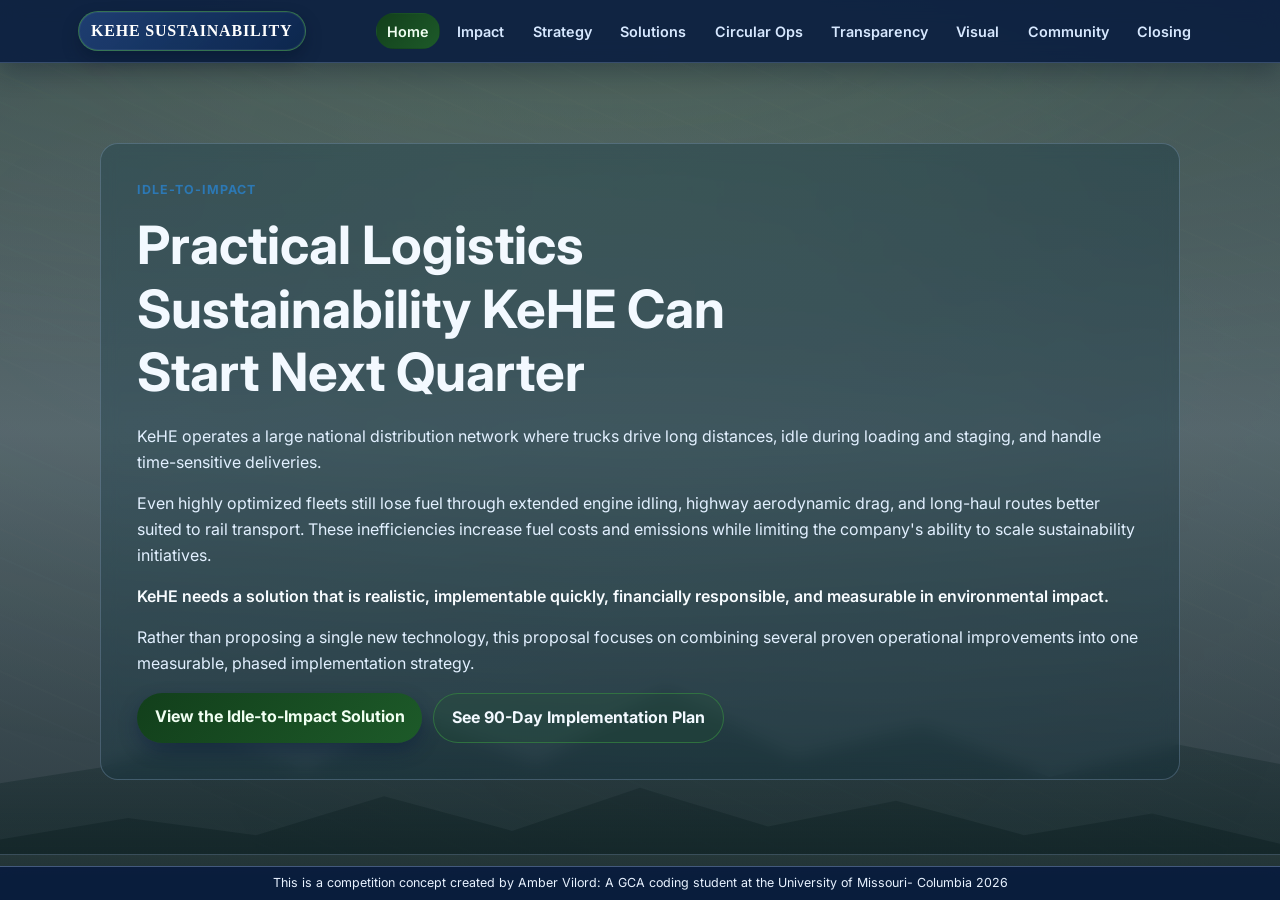
<file: index.html>
<!doctype html>
<html lang="en">
  <head>
    <meta charset="UTF-8" />
    <meta name="viewport" content="width=device-width, initial-scale=1.0" />
    <title>KeHE Sustainability</title>
    <link rel="preconnect" href="https://fonts.googleapis.com" />
    <link rel="preconnect" href="https://fonts.gstatic.com" crossorigin />
    <link href="https://fonts.googleapis.com/css2?family=Inter:wght@400;500;600;700;800&display=swap" rel="stylesheet" />
    <link rel="stylesheet" href="styles.css" />
  </head>
  <body data-page="home">
    <header class="site-header">
      <div class="nav-wrap">
        <a href="https://www.kehe.com/about/sustainability/" class="brand" target="_blank" rel="noopener noreferrer">KeHE Sustainability</a>
        <nav class="top-nav" aria-label="Main navigation">
          <a class="active" href="index.html">Home</a>
          <a href="impact.html">Impact</a>
          <a href="strategy.html">Strategy</a>
          <a href="solutions.html">Solutions</a>
          <a href="circular.html">Circular Ops</a>
          <a href="transparency.html">Transparency</a>
          <a href="visual.html">Visual</a>
          <a href="community.html">Community</a>
          <a href="closing.html">Closing</a>
        </nav>
      </div>
    </header>

    <main>
      <section class="hero panel" id="hero">
        <div class="panel-inner hero-inner">
          <p class="eyebrow">Idle-to-Impact</p>
          <h1>Practical Logistics Sustainability KeHE Can Start Next Quarter</h1>
          <p>
            KeHE operates a large national distribution network where trucks drive long distances, idle during loading and staging,
            and handle time-sensitive deliveries.
          </p>
          <p>
            Even highly optimized fleets still lose fuel through extended engine idling, highway aerodynamic drag, and long-haul
            routes better suited to rail transport. These inefficiencies increase fuel costs and emissions while limiting the
            company's ability to scale sustainability initiatives.
          </p>
          <p class="punch">
            KeHE needs a solution that is realistic, implementable quickly, financially responsible, and measurable in environmental
            impact.
          </p>
          <p>
            Rather than proposing a single new technology, this proposal focuses on combining several proven operational
            improvements into one measurable, phased implementation strategy.
          </p>
          <div class="hero-actions">
            <a href="solutions.html" class="btn-primary">View the Idle-to-Impact Solution</a>
            <a href="strategy.html" class="btn-secondary">See 90-Day Implementation Plan</a>
          </div>
        </div>
      </section>
    </main>

    <script src="script.js"></script>
  </body>
</html>
</file>
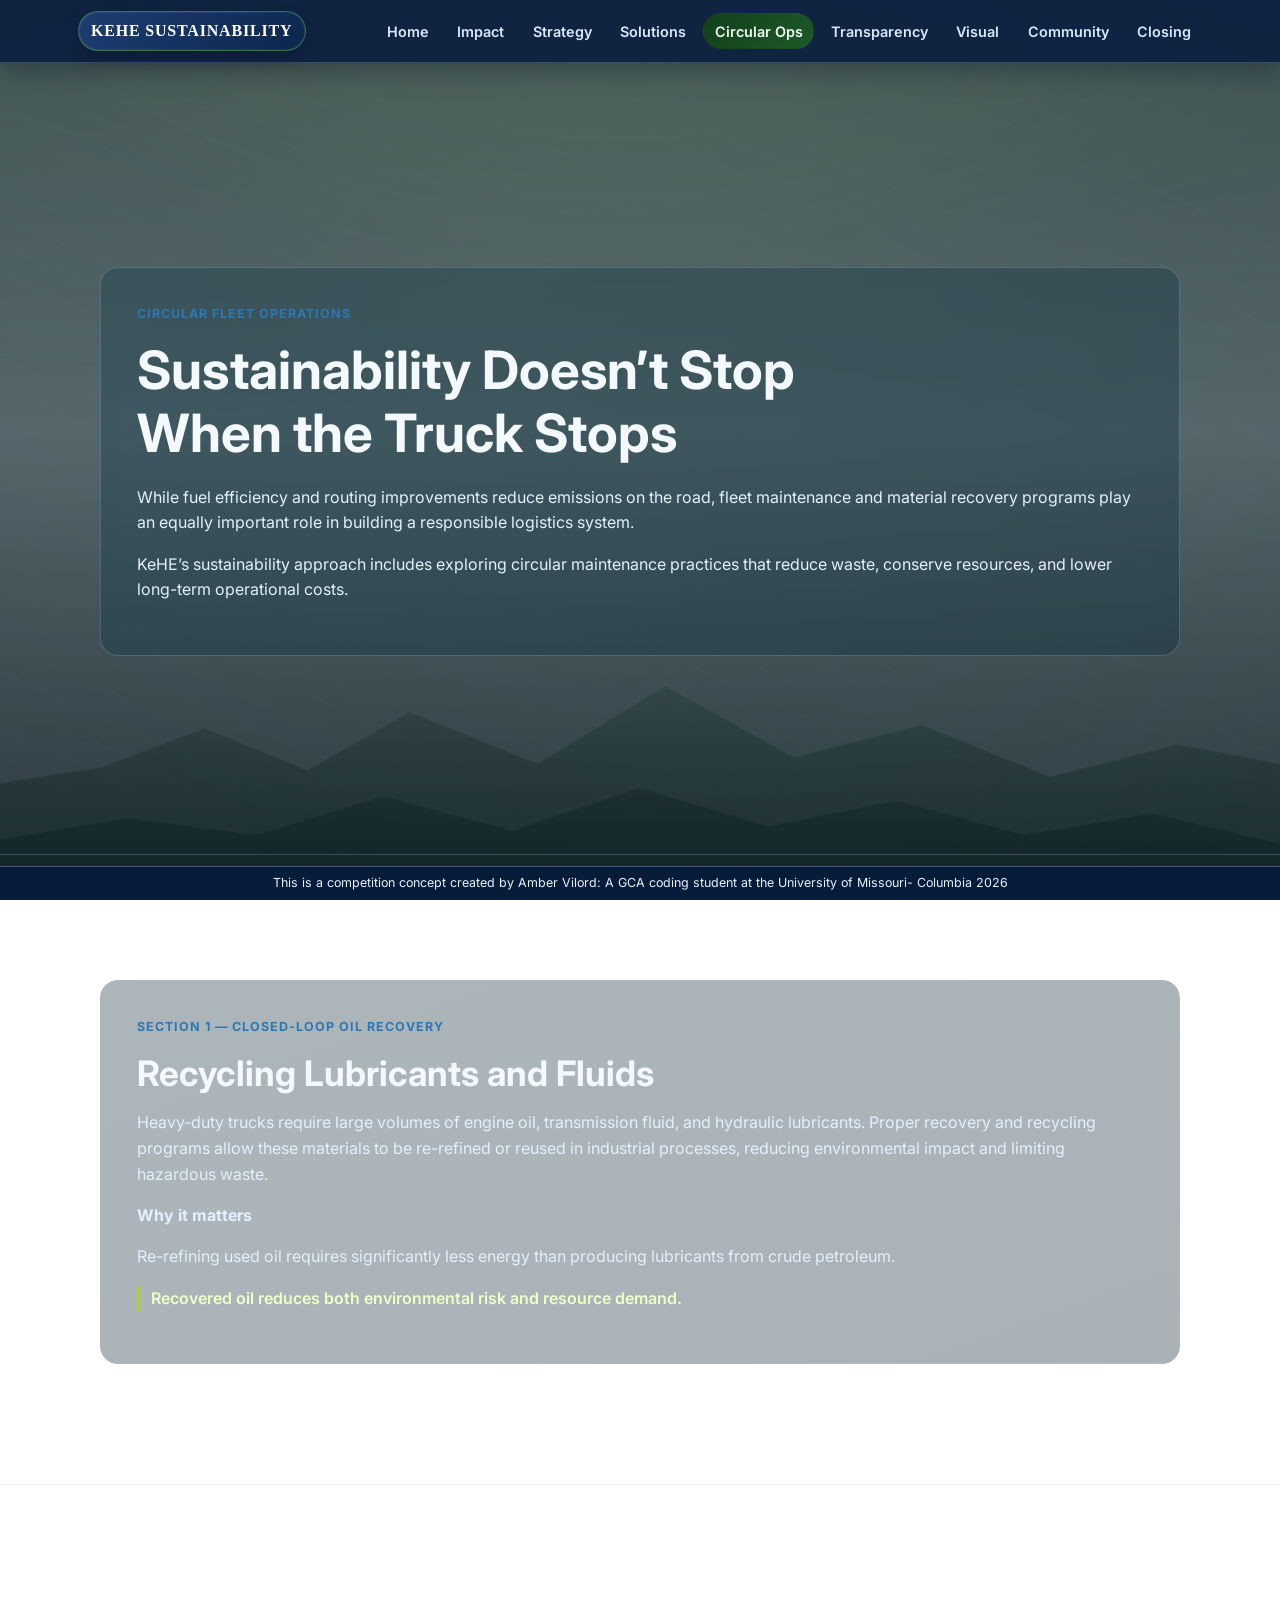
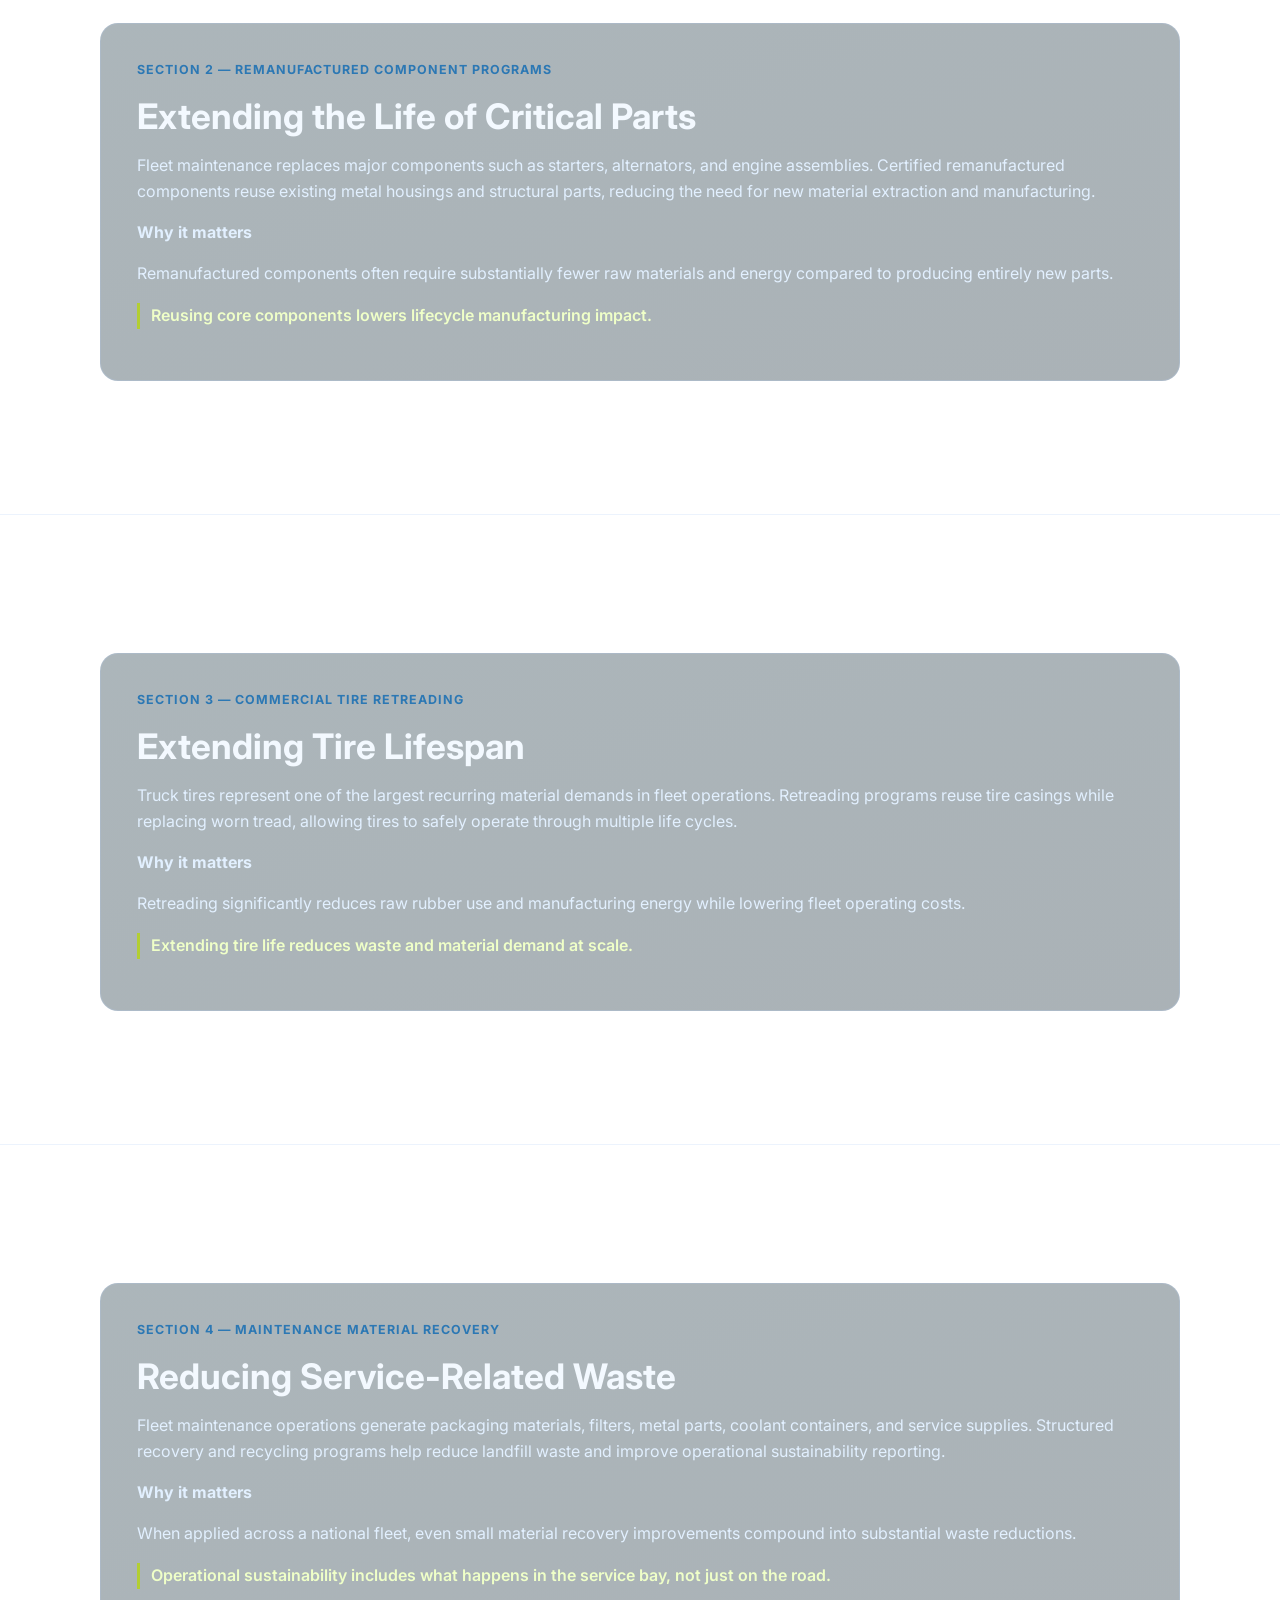
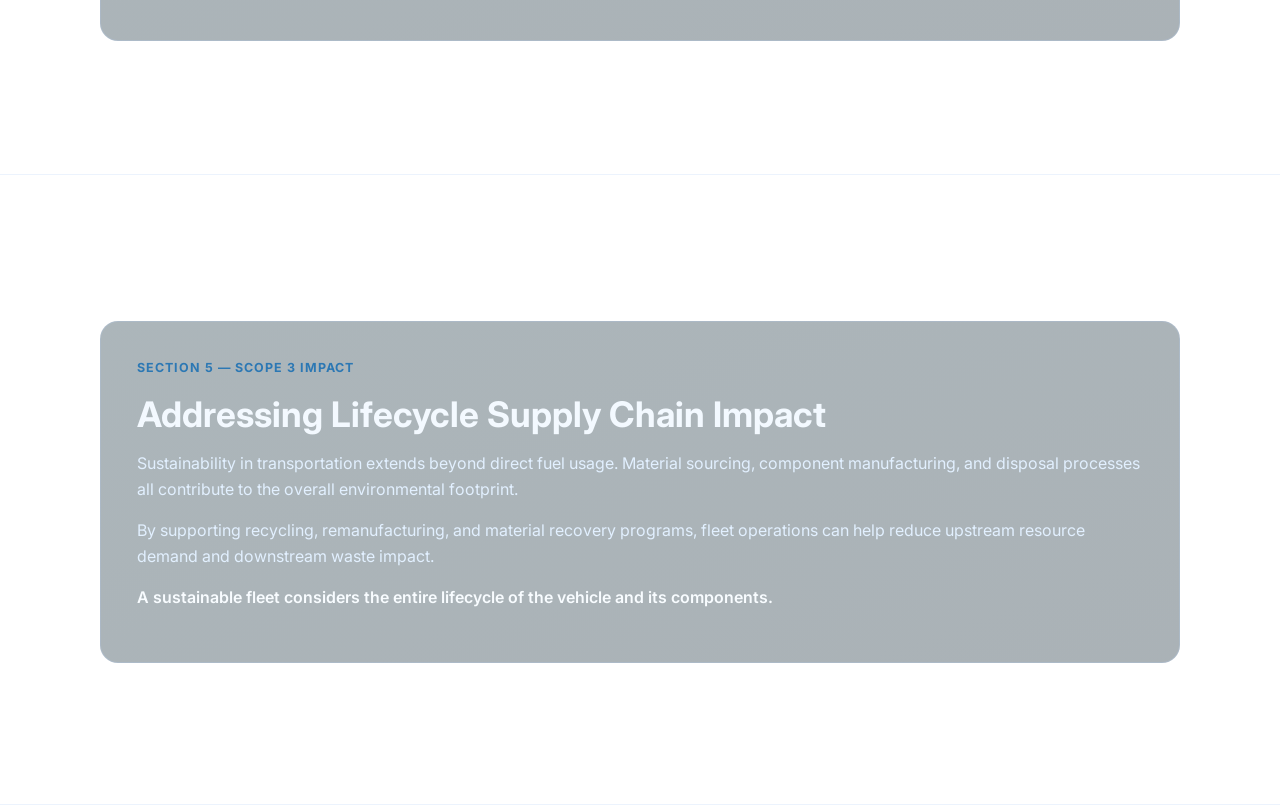
<file: circular.html>
<!doctype html>
<html lang="en">
  <head>
    <meta charset="UTF-8" />
    <meta name="viewport" content="width=device-width, initial-scale=1.0" />
    <title>KeHE Sustainability | Circular Fleet Operations</title>
    <link rel="preconnect" href="https://fonts.googleapis.com" />
    <link rel="preconnect" href="https://fonts.gstatic.com" crossorigin />
    <link href="https://fonts.googleapis.com/css2?family=Inter:wght@400;500;600;700;800&display=swap" rel="stylesheet" />
    <link rel="stylesheet" href="styles.css" />
  </head>
  <body data-page="circular">
    <header class="site-header">
      <div class="nav-wrap">
        <a href="https://www.kehe.com/about/sustainability/" class="brand" target="_blank" rel="noopener noreferrer">KeHE Sustainability</a>
        <nav class="top-nav" aria-label="Main navigation">
          <a href="index.html">Home</a>
          <a href="impact.html">Impact</a>
          <a href="strategy.html">Strategy</a>
          <a href="solutions.html">Solutions</a>
          <a class="active" href="circular.html">Circular Ops</a>
          <a href="transparency.html">Transparency</a>
          <a href="visual.html">Visual</a>
          <a href="community.html">Community</a>
          <a href="closing.html">Closing</a>
        </nav>
      </div>
    </header>

    <main>
      <section class="hero panel" id="circular-hero">
        <div class="panel-inner hero-inner">
          <p class="eyebrow">Circular Fleet Operations</p>
          <h1>Sustainability Doesn’t Stop When the Truck Stops</h1>
          <p>
            While fuel efficiency and routing improvements reduce emissions on the road, fleet maintenance and material recovery
            programs play an equally important role in building a responsible logistics system.
          </p>
          <p>
            KeHE’s sustainability approach includes exploring circular maintenance practices that reduce waste, conserve resources,
            and lower long-term operational costs.
          </p>
        </div>
      </section>

      <section class="panel" id="oil-recovery">
        <div class="panel-inner">
          <p class="eyebrow">Section 1 — Closed-Loop Oil Recovery</p>
          <h2>Recycling Lubricants and Fluids</h2>
          <p>
            Heavy-duty trucks require large volumes of engine oil, transmission fluid, and hydraulic lubricants. Proper recovery and
            recycling programs allow these materials to be re-refined or reused in industrial processes, reducing environmental
            impact and limiting hazardous waste.
          </p>
          <p><strong>Why it matters</strong></p>
          <p>Re-refining used oil requires significantly less energy than producing lubricants from crude petroleum.</p>
          <p class="takeaway">Recovered oil reduces both environmental risk and resource demand.</p>
        </div>
      </section>

      <section class="panel" id="remanufactured-components">
        <div class="panel-inner">
          <p class="eyebrow">Section 2 — Remanufactured Component Programs</p>
          <h2>Extending the Life of Critical Parts</h2>
          <p>
            Fleet maintenance replaces major components such as starters, alternators, and engine assemblies. Certified
            remanufactured components reuse existing metal housings and structural parts, reducing the need for new material
            extraction and manufacturing.
          </p>
          <p><strong>Why it matters</strong></p>
          <p>
            Remanufactured components often require substantially fewer raw materials and energy compared to producing entirely new
            parts.
          </p>
          <p class="takeaway">Reusing core components lowers lifecycle manufacturing impact.</p>
        </div>
      </section>

      <section class="panel" id="tire-retreading">
        <div class="panel-inner">
          <p class="eyebrow">Section 3 — Commercial Tire Retreading</p>
          <h2>Extending Tire Lifespan</h2>
          <p>
            Truck tires represent one of the largest recurring material demands in fleet operations. Retreading programs reuse tire
            casings while replacing worn tread, allowing tires to safely operate through multiple life cycles.
          </p>
          <p><strong>Why it matters</strong></p>
          <p>Retreading significantly reduces raw rubber use and manufacturing energy while lowering fleet operating costs.</p>
          <p class="takeaway">Extending tire life reduces waste and material demand at scale.</p>
        </div>
      </section>

      <section class="panel" id="material-recovery">
        <div class="panel-inner">
          <p class="eyebrow">Section 4 — Maintenance Material Recovery</p>
          <h2>Reducing Service-Related Waste</h2>
          <p>
            Fleet maintenance operations generate packaging materials, filters, metal parts, coolant containers, and service
            supplies. Structured recovery and recycling programs help reduce landfill waste and improve operational sustainability
            reporting.
          </p>
          <p><strong>Why it matters</strong></p>
          <p>
            When applied across a national fleet, even small material recovery improvements compound into substantial waste
            reductions.
          </p>
          <p class="takeaway">Operational sustainability includes what happens in the service bay, not just on the road.</p>
        </div>
      </section>

      <section class="panel" id="scope-3-impact">
        <div class="panel-inner">
          <p class="eyebrow">Section 5 — Scope 3 Impact</p>
          <h2>Addressing Lifecycle Supply Chain Impact</h2>
          <p>
            Sustainability in transportation extends beyond direct fuel usage. Material sourcing, component manufacturing, and
            disposal processes all contribute to the overall environmental footprint.
          </p>
          <p>
            By supporting recycling, remanufacturing, and material recovery programs, fleet operations can help reduce upstream
            resource demand and downstream waste impact.
          </p>
          <p class="punch">A sustainable fleet considers the entire lifecycle of the vehicle and its components.</p>
        </div>
      </section>
    </main>

    <script src="script.js"></script>
  </body>
</html>
</file>
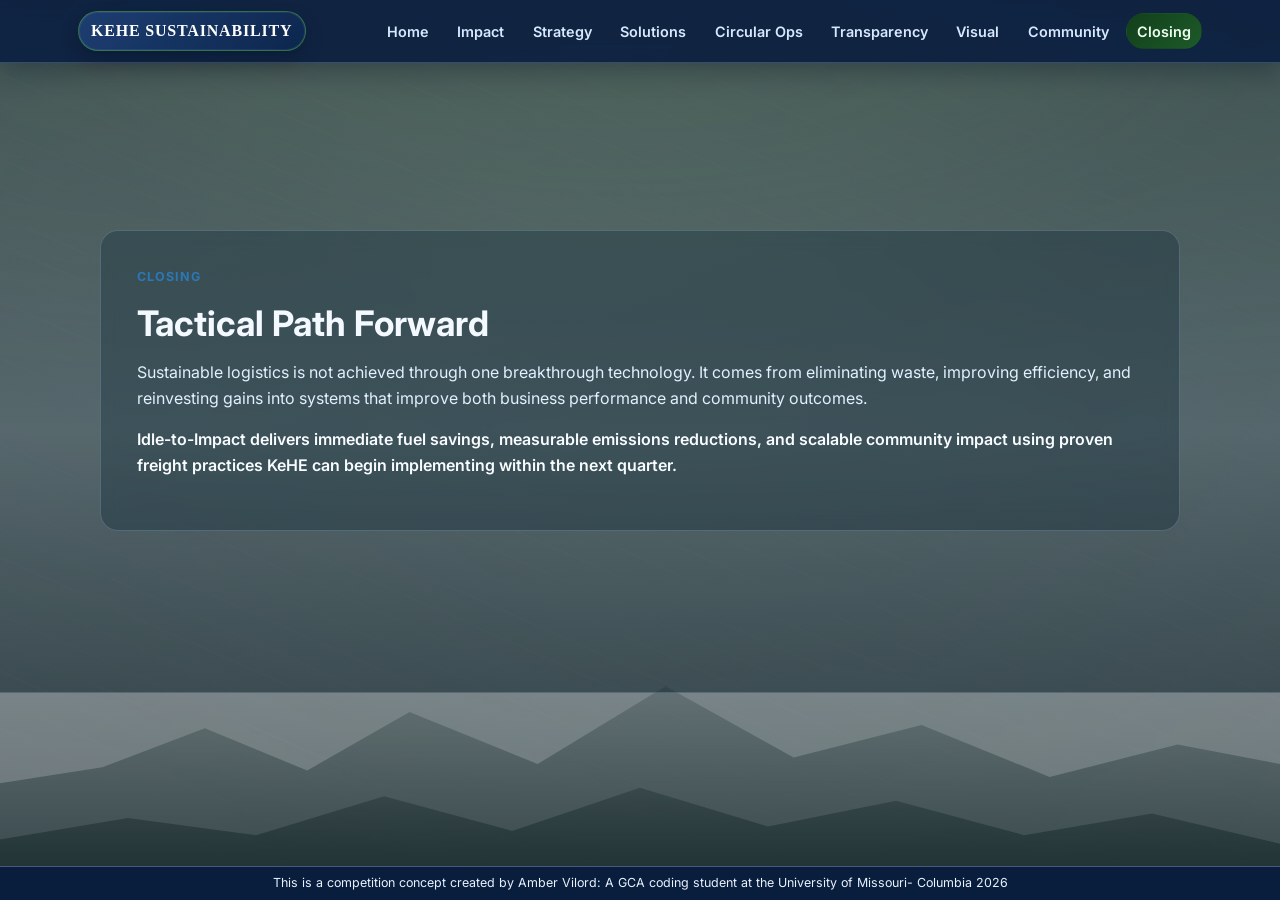
<file: closing.html>
<!doctype html>
<html lang="en">
  <head>
    <meta charset="UTF-8" />
    <meta name="viewport" content="width=device-width, initial-scale=1.0" />
    <title>KeHE Sustainability | Closing</title>
    <link rel="preconnect" href="https://fonts.googleapis.com" />
    <link rel="preconnect" href="https://fonts.gstatic.com" crossorigin />
    <link href="https://fonts.googleapis.com/css2?family=Inter:wght@400;500;600;700;800&display=swap" rel="stylesheet" />
    <link rel="stylesheet" href="styles.css" />
  </head>
  <body data-page="closing">
    <header class="site-header">
      <div class="nav-wrap">
        <a href="https://www.kehe.com/about/sustainability/" class="brand" target="_blank" rel="noopener noreferrer">KeHE Sustainability</a>
        <nav class="top-nav" aria-label="Main navigation">
          <a href="index.html">Home</a>
          <a href="impact.html">Impact</a>
          <a href="strategy.html">Strategy</a>
          <a href="solutions.html">Solutions</a>
          <a href="circular.html">Circular Ops</a>
          <a href="transparency.html">Transparency</a>
          <a href="visual.html">Visual</a>
          <a href="community.html">Community</a>
          <a class="active" href="closing.html">Closing</a>
        </nav>
      </div>
    </header>

    <main>
      <section class="panel" id="closing">
        <div class="panel-inner">
          <p class="eyebrow">Closing</p>
          <h2>Tactical Path Forward</h2>
          <p>
            Sustainable logistics is not achieved through one breakthrough technology. It comes from eliminating waste, improving
            efficiency, and reinvesting gains into systems that improve both business performance and community outcomes.
          </p>
          <p class="punch">
            Idle-to-Impact delivers immediate fuel savings, measurable emissions reductions, and scalable community impact using
            proven freight practices KeHE can begin implementing within the next quarter.
          </p>
        </div>
      </section>
    </main>

    <script src="script.js"></script>
  </body>
</html>
</file>
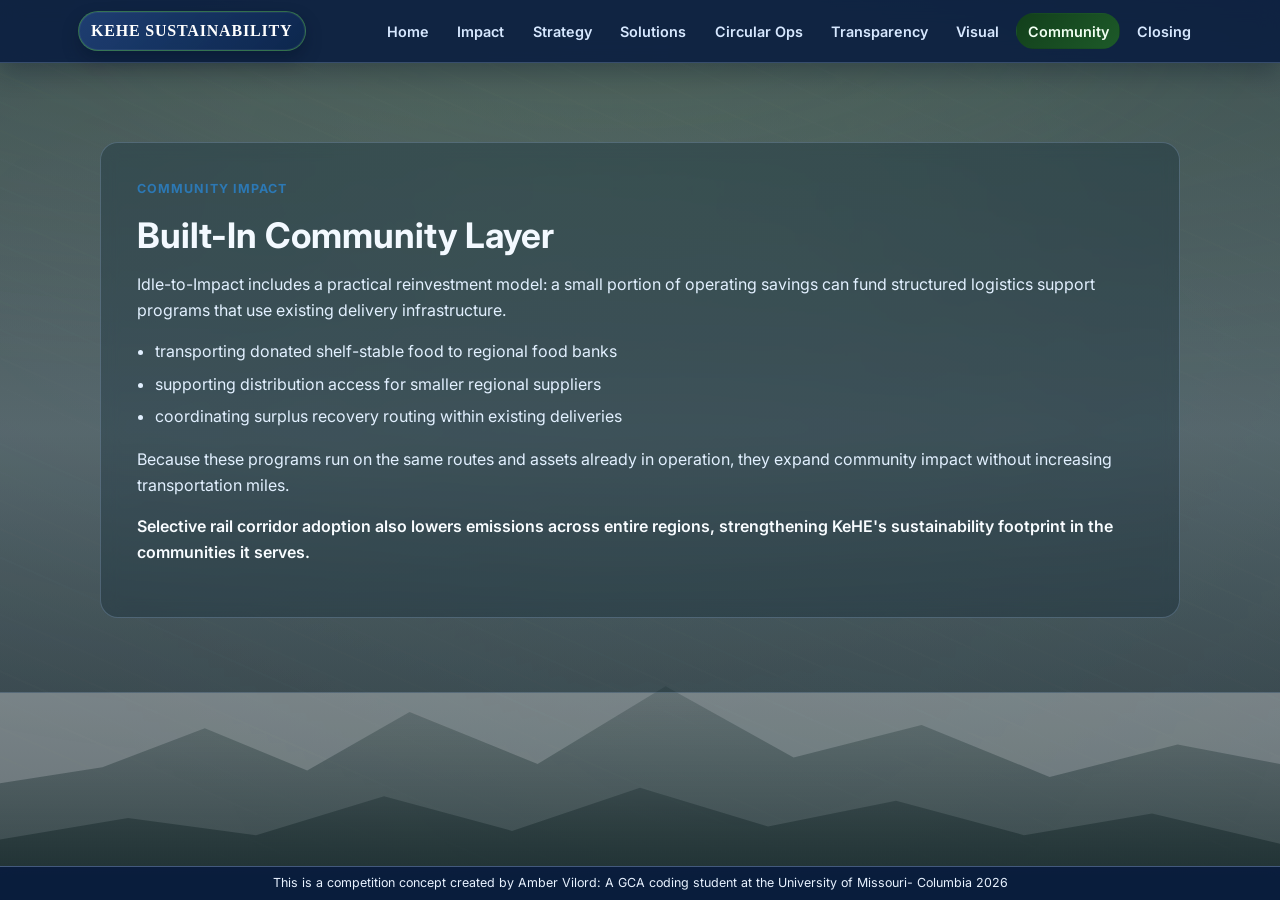
<file: community.html>
<!doctype html>
<html lang="en">
  <head>
    <meta charset="UTF-8" />
    <meta name="viewport" content="width=device-width, initial-scale=1.0" />
    <title>KeHE Sustainability | Community</title>
    <link rel="preconnect" href="https://fonts.googleapis.com" />
    <link rel="preconnect" href="https://fonts.gstatic.com" crossorigin />
    <link href="https://fonts.googleapis.com/css2?family=Inter:wght@400;500;600;700;800&display=swap" rel="stylesheet" />
    <link rel="stylesheet" href="styles.css" />
  </head>
  <body data-page="community">
    <header class="site-header">
      <div class="nav-wrap">
        <a href="https://www.kehe.com/about/sustainability/" class="brand" target="_blank" rel="noopener noreferrer">KeHE Sustainability</a>
        <nav class="top-nav" aria-label="Main navigation">
          <a href="index.html">Home</a>
          <a href="impact.html">Impact</a>
          <a href="strategy.html">Strategy</a>
          <a href="solutions.html">Solutions</a>
          <a href="circular.html">Circular Ops</a>
          <a href="transparency.html">Transparency</a>
          <a href="visual.html">Visual</a>
          <a class="active" href="community.html">Community</a>
          <a href="closing.html">Closing</a>
        </nav>
      </div>
    </header>

    <main>
      <section class="panel" id="community-impact">
        <div class="panel-inner">
          <p class="eyebrow">Community Impact</p>
          <h2>Built-In Community Layer</h2>
          <p>
            Idle-to-Impact includes a practical reinvestment model: a small portion of operating savings can fund structured
            logistics support programs that use existing delivery infrastructure.
          </p>
          <ul>
            <li>transporting donated shelf-stable food to regional food banks</li>
            <li>supporting distribution access for smaller regional suppliers</li>
            <li>coordinating surplus recovery routing within existing deliveries</li>
          </ul>
          <p>
            Because these programs run on the same routes and assets already in operation, they expand community impact without
            increasing transportation miles.
          </p>
          <p class="punch">
            Selective rail corridor adoption also lowers emissions across entire regions, strengthening KeHE's sustainability
            footprint in the communities it serves.
          </p>
        </div>
      </section>
    </main>

    <script src="script.js"></script>
  </body>
</html>
</file>
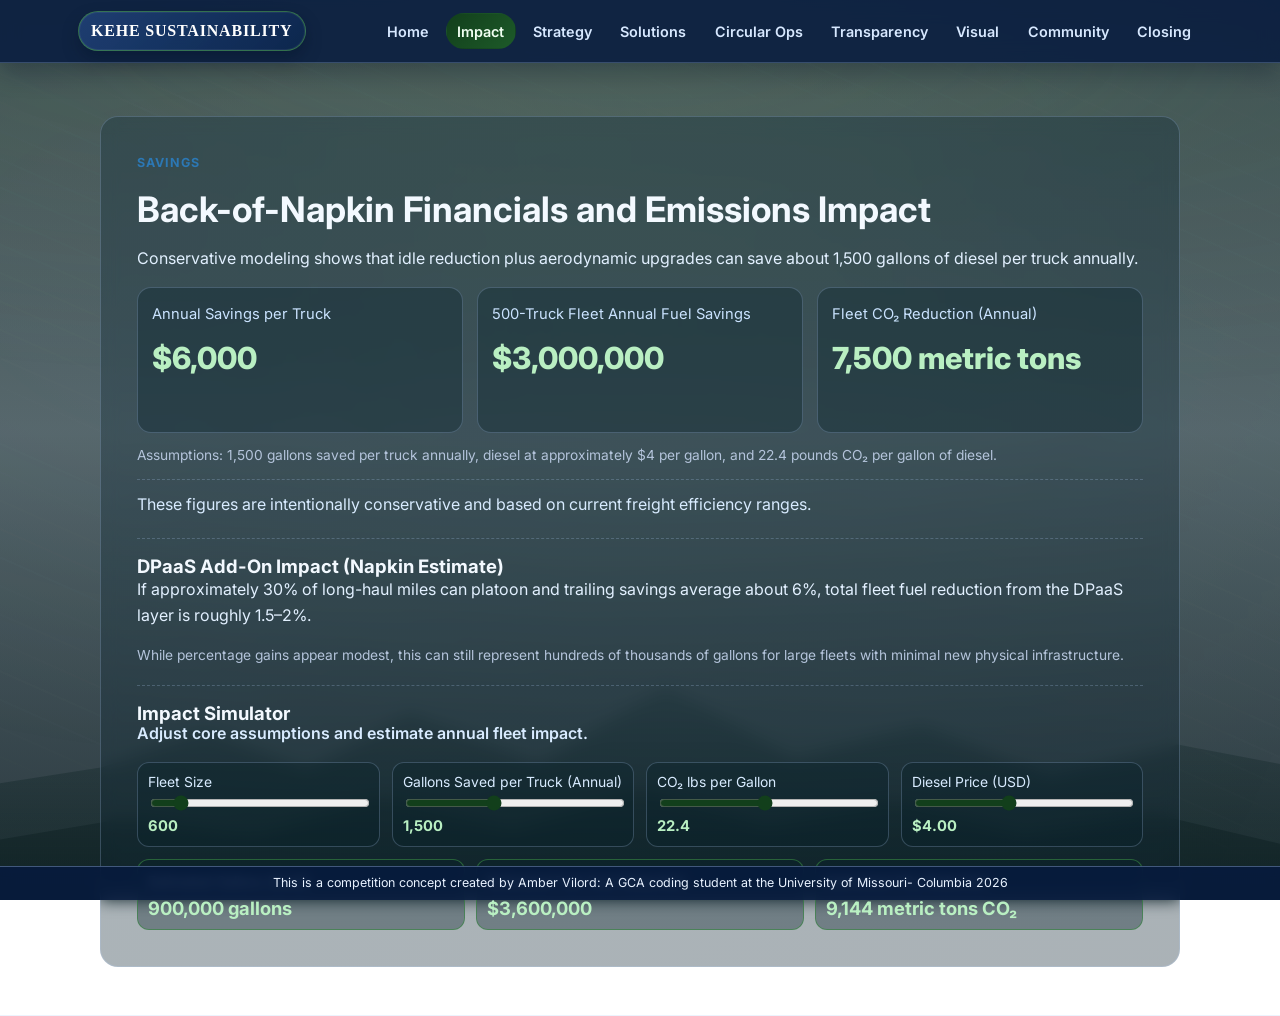
<file: impact.html>
<!doctype html>
<html lang="en">
  <head>
    <meta charset="UTF-8" />
    <meta name="viewport" content="width=device-width, initial-scale=1.0" />
    <title>KeHE Sustainability | Impact</title>
    <link rel="preconnect" href="https://fonts.googleapis.com" />
    <link rel="preconnect" href="https://fonts.gstatic.com" crossorigin />
    <link href="https://fonts.googleapis.com/css2?family=Inter:wght@400;500;600;700;800&display=swap" rel="stylesheet" />
    <link rel="stylesheet" href="styles.css" />
  </head>
  <body data-page="impact">
    <header class="site-header">
      <div class="nav-wrap">
        <a href="https://www.kehe.com/about/sustainability/" class="brand" target="_blank" rel="noopener noreferrer">KeHE Sustainability</a>
        <nav class="top-nav" aria-label="Main navigation">
          <a href="index.html">Home</a>
          <a class="active" href="impact.html">Impact</a>
          <a href="strategy.html">Strategy</a>
          <a href="solutions.html">Solutions</a>
          <a href="circular.html">Circular Ops</a>
          <a href="transparency.html">Transparency</a>
          <a href="visual.html">Visual</a>
          <a href="community.html">Community</a>
          <a href="closing.html">Closing</a>
        </nav>
      </div>
    </header>

    <main>
      <section class="panel" id="impact-dashboard">
        <div class="panel-inner">
          <p class="eyebrow">Savings</p>
          <h2>Back-of-Napkin Financials and Emissions Impact</h2>
          <p>
            Conservative modeling shows that idle reduction plus aerodynamic upgrades can save about 1,500 gallons of diesel per
            truck annually.
          </p>

          <div class="metrics-grid metrics-primary">
            <article class="metric-card metric-large">
              <p class="metric-label">Annual Savings per Truck</p>
              <p class="metric-value" id="savingsPerTruck">$6,000</p>
            </article>
            <article class="metric-card metric-large">
              <p class="metric-label">500-Truck Fleet Annual Fuel Savings</p>
              <p class="metric-value" id="fleetSavings">$3,000,000</p>
            </article>
            <article class="metric-card metric-large">
              <p class="metric-label">Fleet CO₂ Reduction (Annual)</p>
              <p class="metric-value" id="fleetCo2Reduced">7,500 metric tons</p>
            </article>
          </div>

          <p class="assumption-line">
            Assumptions: 1,500 gallons saved per truck annually, diesel at approximately $4 per gallon, and 22.4 pounds CO₂ per
            gallon of diesel.
          </p>

          <p class="note">These figures are intentionally conservative and based on current freight efficiency ranges.</p>

          <section class="simulator-block" aria-label="DPaaS impact add-on">
            <h3>DPaaS Add-On Impact (Napkin Estimate)</h3>
            <p>
              If approximately 30% of long-haul miles can platoon and trailing savings average about 6%, total fleet fuel reduction
              from the DPaaS layer is roughly 1.5–2%.
            </p>
            <p class="assumption-line">
              While percentage gains appear modest, this can still represent hundreds of thousands of gallons for large fleets with
              minimal new physical infrastructure.
            </p>
          </section>

          <section class="simulator-block" aria-label="Impact simulator">
            <h3>Impact Simulator</h3>
            <p class="simulator-subtitle">Adjust core assumptions and estimate annual fleet impact.</p>

            <div class="sim-grid">
              <label class="sim-field" for="simFleetSize">
                <span>Fleet Size</span>
                <input id="simFleetSize" type="range" min="50" max="5000" step="50" value="600" />
                <strong id="simFleetSizeValue">600</strong>
              </label>

              <label class="sim-field" for="simAnnualMiles">
                <span>Gallons Saved per Truck (Annual)</span>
                <input id="simAnnualMiles" type="range" min="500" max="3000" step="50" value="1500" />
                <strong id="simAnnualMilesValue">1,500</strong>
              </label>

              <label class="sim-field" for="simMpg">
                <span>CO₂ lbs per Gallon</span>
                <input id="simMpg" type="range" min="20" max="25" step="0.1" value="22.4" />
                <strong id="simMpgValue">22.4</strong>
              </label>

              <label class="sim-field" for="simDieselPrice">
                <span>Diesel Price (USD)</span>
                <input id="simDieselPrice" type="range" min="2.5" max="6" step="0.05" value="4" />
                <strong id="simDieselPriceValue">$4.00</strong>
              </label>
            </div>

            <div class="sim-outputs">
              <article>
                <p>Estimated Gallons Saved</p>
                <strong id="simGallonsSaved">—</strong>
              </article>
              <article>
                <p>Estimated Fuel Cost Reduction</p>
                <strong id="simCostSaved">—</strong>
              </article>
              <article>
                <p>Estimated CO₂ Reduction</p>
                <strong id="simCo2Saved">—</strong>
              </article>
            </div>
          </section>
        </div>
      </section>
    </main>

    <script src="script.js"></script>
  </body>
</html>
</file>
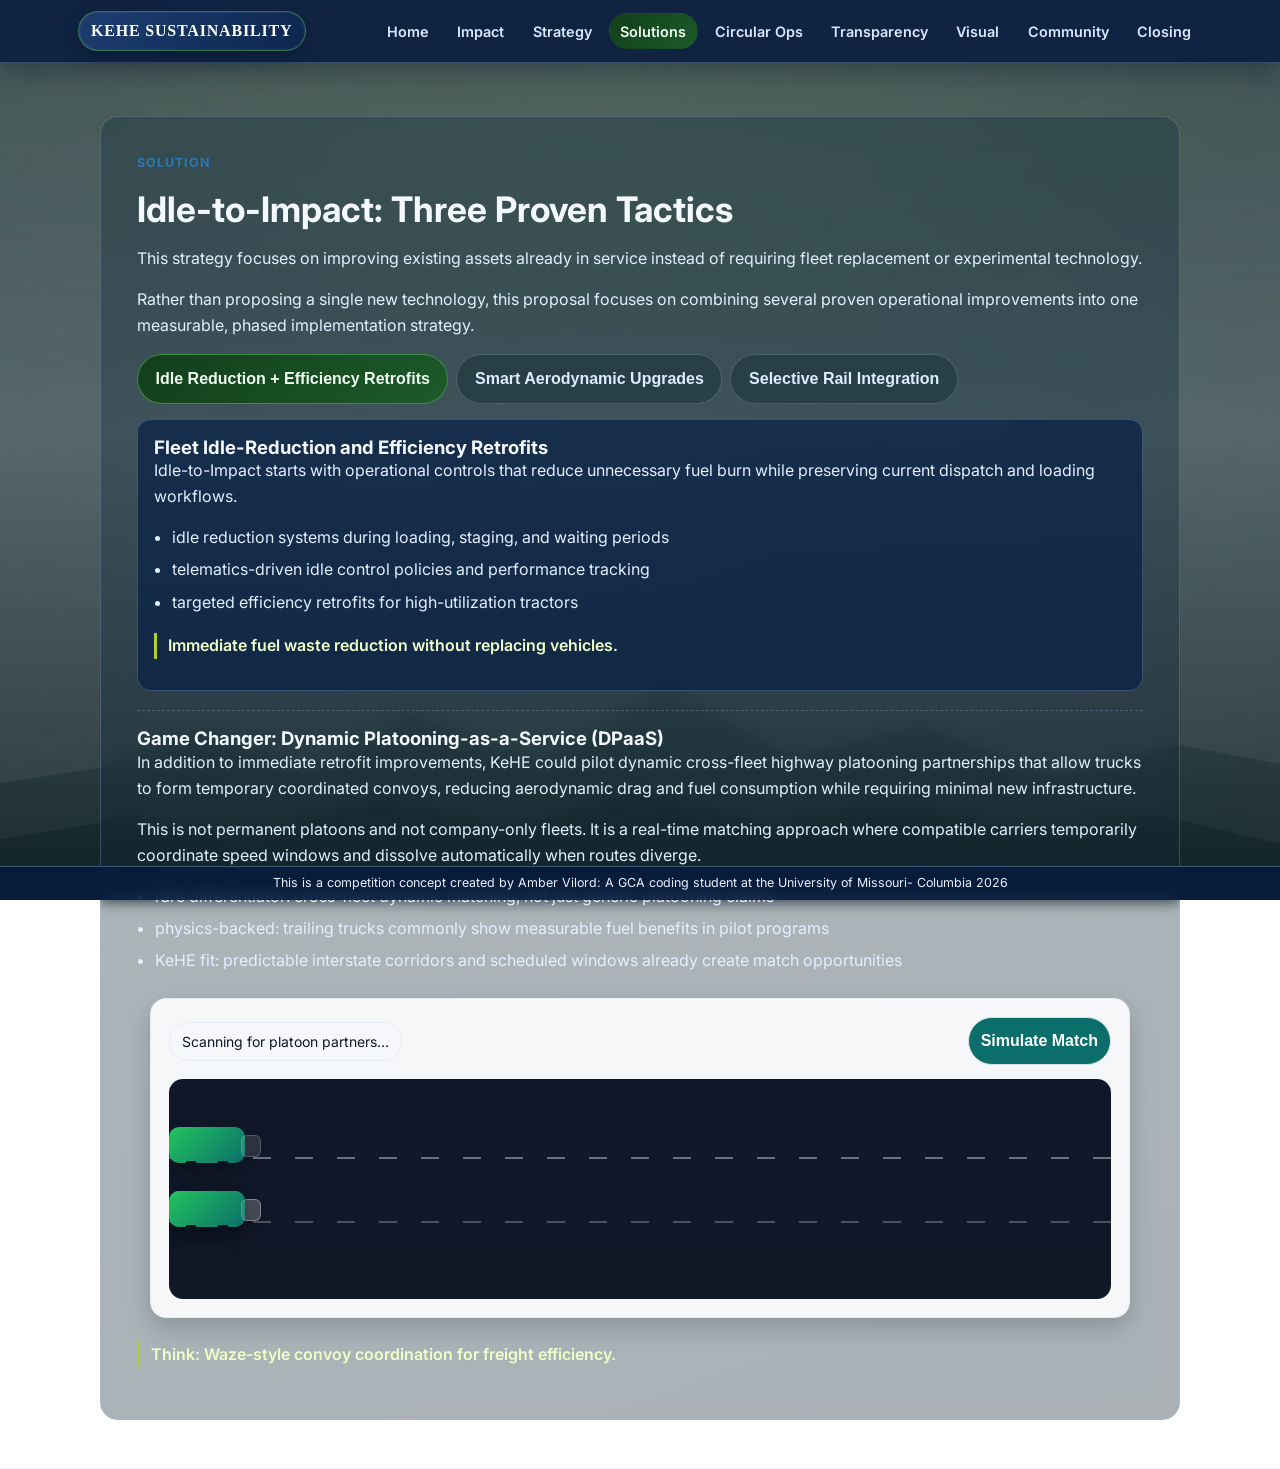
<file: solutions.html>
<!doctype html>
<html lang="en">
  <head>
    <meta charset="UTF-8" />
    <meta name="viewport" content="width=device-width, initial-scale=1.0" />
    <title>KeHE Sustainability | Solutions</title>
    <link rel="preconnect" href="https://fonts.googleapis.com" />
    <link rel="preconnect" href="https://fonts.gstatic.com" crossorigin />
    <link href="https://fonts.googleapis.com/css2?family=Inter:wght@400;500;600;700;800&display=swap" rel="stylesheet" />
    <link rel="stylesheet" href="styles.css" />
  </head>
  <body data-page="solutions">
    <header class="site-header">
      <div class="nav-wrap">
        <a href="https://www.kehe.com/about/sustainability/" class="brand" target="_blank" rel="noopener noreferrer">KeHE Sustainability</a>
        <nav class="top-nav" aria-label="Main navigation">
          <a href="index.html">Home</a>
          <a href="impact.html">Impact</a>
          <a href="strategy.html">Strategy</a>
          <a class="active" href="solutions.html">Solutions</a>
          <a href="circular.html">Circular Ops</a>
          <a href="transparency.html">Transparency</a>
          <a href="visual.html">Visual</a>
          <a href="community.html">Community</a>
          <a href="closing.html">Closing</a>
        </nav>
      </div>
    </header>

    <main>
      <section class="panel" id="solutions">
        <div class="panel-inner">
          <p class="eyebrow">Solution</p>
          <h2>Idle-to-Impact: Three Proven Tactics</h2>
          <p>
            This strategy focuses on improving existing assets already in service instead of requiring fleet replacement or
            experimental technology.
          </p>
          <p>
            Rather than proposing a single new technology, this proposal focuses on combining several proven operational
            improvements into one measurable, phased implementation strategy.
          </p>

          <div class="tabs" role="tablist" aria-label="KeHE sustainability solution areas">
            <button class="tab-btn active" role="tab" aria-selected="true" data-tab="fleet">Idle Reduction + Efficiency Retrofits</button>
            <button class="tab-btn" role="tab" aria-selected="false" data-tab="aero">Smart Aerodynamic Upgrades</button>
            <button class="tab-btn" role="tab" aria-selected="false" data-tab="rail">Selective Rail Integration</button>
          </div>

          <div class="tab-panels">
            <article class="tab-panel active" data-panel="fleet">
              <h3>Fleet Idle-Reduction and Efficiency Retrofits</h3>
              <p>
                Idle-to-Impact starts with operational controls that reduce unnecessary fuel burn while preserving current dispatch and
                loading workflows.
              </p>
              <ul>
                <li>idle reduction systems during loading, staging, and waiting periods</li>
                <li>telematics-driven idle control policies and performance tracking</li>
                <li>targeted efficiency retrofits for high-utilization tractors</li>
              </ul>
              <p class="takeaway">Immediate fuel waste reduction without replacing vehicles.</p>
            </article>

            <article class="tab-panel" data-panel="aero" hidden>
              <h3>SmartWay-Verified Aerodynamic Trailer Upgrades</h3>
              <p>
                High-mileage trailers on highway-heavy routes are prioritized for proven drag-reduction improvements that lower fuel
                use at cruising speeds.
              </p>
              <ul>
                <li>deploy upgrades where highway usage is highest</li>
                <li>prioritize routes with strongest payback potential</li>
                <li>track fuel trend change before and after retrofit</li>
              </ul>
              <p class="takeaway">Proven technology with measurable ROI and low operational disruption.</p>
            </article>

            <article class="tab-panel" data-panel="rail" hidden>
              <h3>Selective Rail Integration for Long-Haul Corridors</h3>
              <p>
                Long-haul routes with predictable, high-volume demand can shift to intermodal rail while local truck delivery remains
                unchanged at destination hubs.
              </p>
              <ul>
                <li>identify corridors where rail maintains service reliability</li>
                <li>shift only stable lanes with repeatable freight volumes</li>
                <li>retain trucks for final-mile flexibility and customer service</li>
              </ul>
              <p class="takeaway">Rail handles distance; trucks maintain service continuity.</p>
            </article>
          </div>

          <section class="simulator-block" aria-label="Game Changer">
            <h3>Game Changer: Dynamic Platooning-as-a-Service (DPaaS)</h3>
            <p>
              In addition to immediate retrofit improvements, KeHE could pilot dynamic cross-fleet highway platooning partnerships
              that allow trucks to form temporary coordinated convoys, reducing aerodynamic drag and fuel consumption while requiring
              minimal new infrastructure.
            </p>
            <p>
              This is not permanent platoons and not company-only fleets. It is a real-time matching approach where compatible
              carriers temporarily coordinate speed windows and dissolve automatically when routes diverge.
            </p>
            <ul>
              <li>rare differentiator: cross-fleet dynamic matching, not just generic platooning claims</li>
              <li>physics-backed: trailing trucks commonly show measurable fuel benefits in pilot programs</li>
              <li>KeHE fit: predictable interstate corridors and scheduled windows already create match opportunities</li>
            </ul>
            <section class="dpaas-anim" aria-label="Dynamic Platooning animation">
              <div class="hud">
                <div class="badge" id="badge">Scanning for platoon partners…</div>
                <button class="btn" id="toggle" type="button">Simulate Match</button>
              </div>

              <div class="road">
                <div class="lane"></div>
                <div class="lane lane2"></div>

                <div class="truck lead" aria-hidden="true"></div>
                <div class="truck mid" aria-hidden="true"></div>
                <div class="truck tail" aria-hidden="true"></div>

                <div class="wind" aria-hidden="true"></div>
              </div>
            </section>
            <p class="takeaway">Think: Waze-style convoy coordination for freight efficiency.</p>
          </section>
        </div>
      </section>
    </main>

    <script src="script.js"></script>
  </body>
</html>
</file>
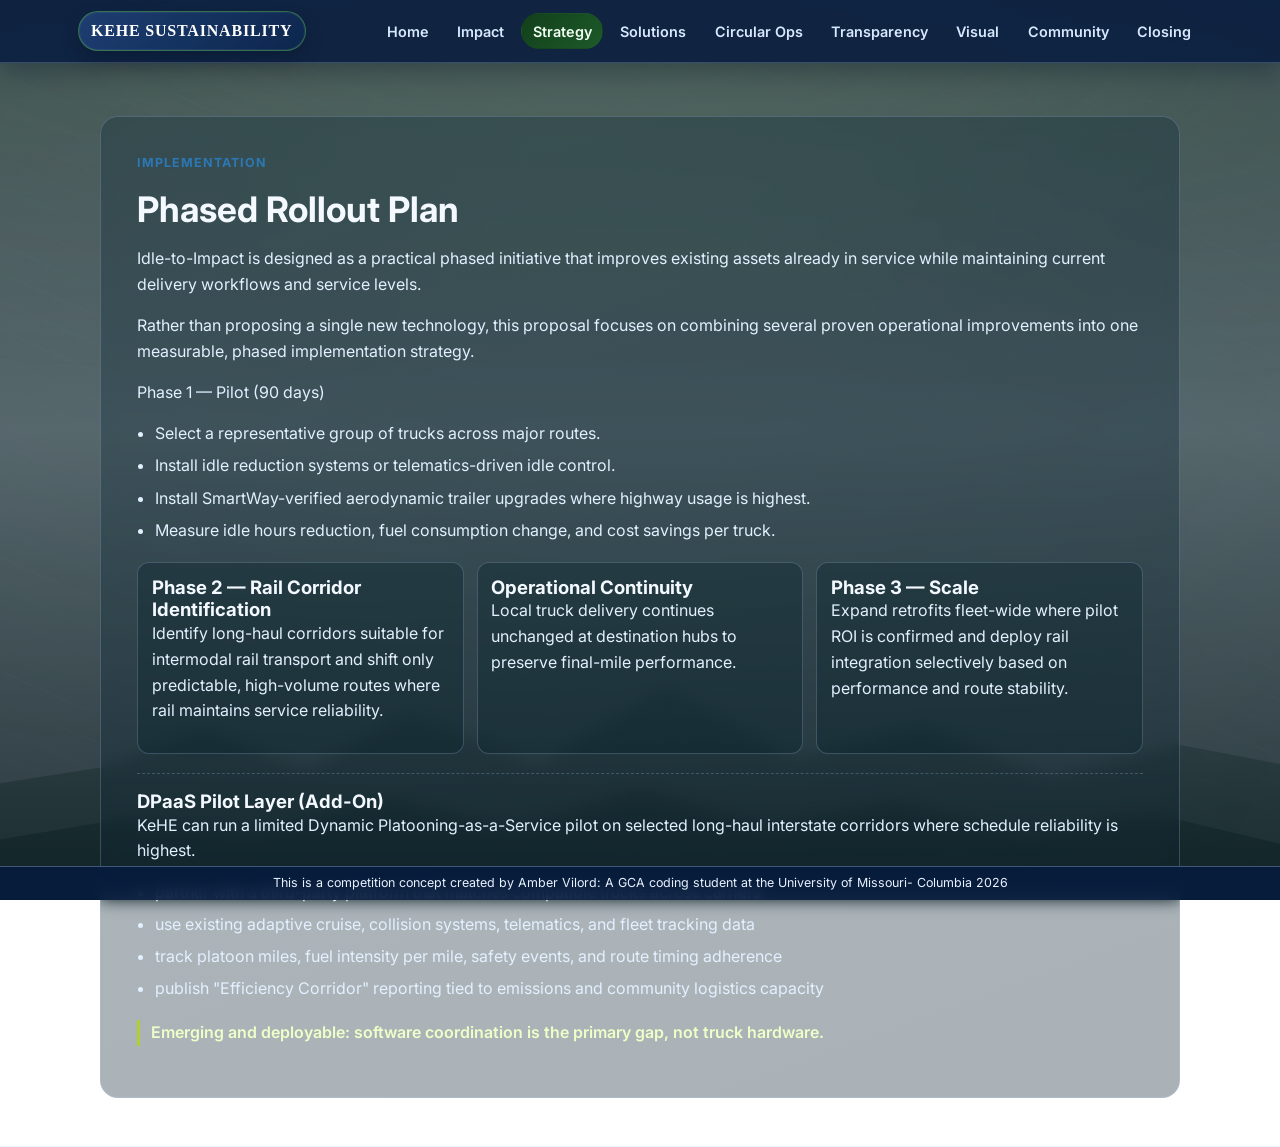
<file: strategy.html>
<!doctype html>
<html lang="en">
  <head>
    <meta charset="UTF-8" />
    <meta name="viewport" content="width=device-width, initial-scale=1.0" />
    <title>KeHE Sustainability | Strategy</title>
    <link rel="preconnect" href="https://fonts.googleapis.com" />
    <link rel="preconnect" href="https://fonts.gstatic.com" crossorigin />
    <link href="https://fonts.googleapis.com/css2?family=Inter:wght@400;500;600;700;800&display=swap" rel="stylesheet" />
    <link rel="stylesheet" href="styles.css" />
  </head>
  <body data-page="strategy">
    <header class="site-header">
      <div class="nav-wrap">
        <a href="https://www.kehe.com/about/sustainability/" class="brand" target="_blank" rel="noopener noreferrer">KeHE Sustainability</a>
        <nav class="top-nav" aria-label="Main navigation">
          <a href="index.html">Home</a>
          <a href="impact.html">Impact</a>
          <a class="active" href="strategy.html">Strategy</a>
          <a href="solutions.html">Solutions</a>
          <a href="circular.html">Circular Ops</a>
          <a href="transparency.html">Transparency</a>
          <a href="visual.html">Visual</a>
          <a href="community.html">Community</a>
          <a href="closing.html">Closing</a>
        </nav>
      </div>
    </header>

    <main>
      <section class="panel" id="strategy">
        <div class="panel-inner">
          <p class="eyebrow">Implementation</p>
          <h2>Phased Rollout Plan</h2>
          <p>
            Idle-to-Impact is designed as a practical phased initiative that improves existing assets already in service while
            maintaining current delivery workflows and service levels.
          </p>
          <p>
            Rather than proposing a single new technology, this proposal focuses on combining several proven operational
            improvements into one measurable, phased implementation strategy.
          </p>
          <p>Phase 1 — Pilot (90 days)</p>
          <ul>
            <li>Select a representative group of trucks across major routes.</li>
            <li>Install idle reduction systems or telematics-driven idle control.</li>
            <li>Install SmartWay-verified aerodynamic trailer upgrades where highway usage is highest.</li>
            <li>Measure idle hours reduction, fuel consumption change, and cost savings per truck.</li>
          </ul>

          <div class="pillars">
            <article class="pillar">
              <h3>Phase 2 — Rail Corridor Identification</h3>
              <p>
                Identify long-haul corridors suitable for intermodal rail transport and shift only predictable, high-volume routes
                where rail maintains service reliability.
              </p>
            </article>
            <article class="pillar">
              <h3>Operational Continuity</h3>
              <p>Local truck delivery continues unchanged at destination hubs to preserve final-mile performance.</p>
            </article>
            <article class="pillar">
              <h3>Phase 3 — Scale</h3>
              <p>
                Expand retrofits fleet-wide where pilot ROI is confirmed and deploy rail integration selectively based on performance
                and route stability.
              </p>
            </article>
          </div>

          <section class="simulator-block" aria-label="DPaaS implementation">
            <h3>DPaaS Pilot Layer (Add-On)</h3>
            <p>
              KeHE can run a limited Dynamic Platooning-as-a-Service pilot on selected long-haul interstate corridors where schedule
              reliability is highest.
            </p>
            <ul>
              <li>partner with a third-party platform that matches compatible trucks across carriers</li>
              <li>use existing adaptive cruise, collision systems, telematics, and fleet tracking data</li>
              <li>track platoon miles, fuel intensity per mile, safety events, and route timing adherence</li>
              <li>publish "Efficiency Corridor" reporting tied to emissions and community logistics capacity</li>
            </ul>
            <p class="takeaway">Emerging and deployable: software coordination is the primary gap, not truck hardware.</p>
          </section>
        </div>
      </section>
    </main>

    <script src="script.js"></script>
  </body>
</html>
</file>
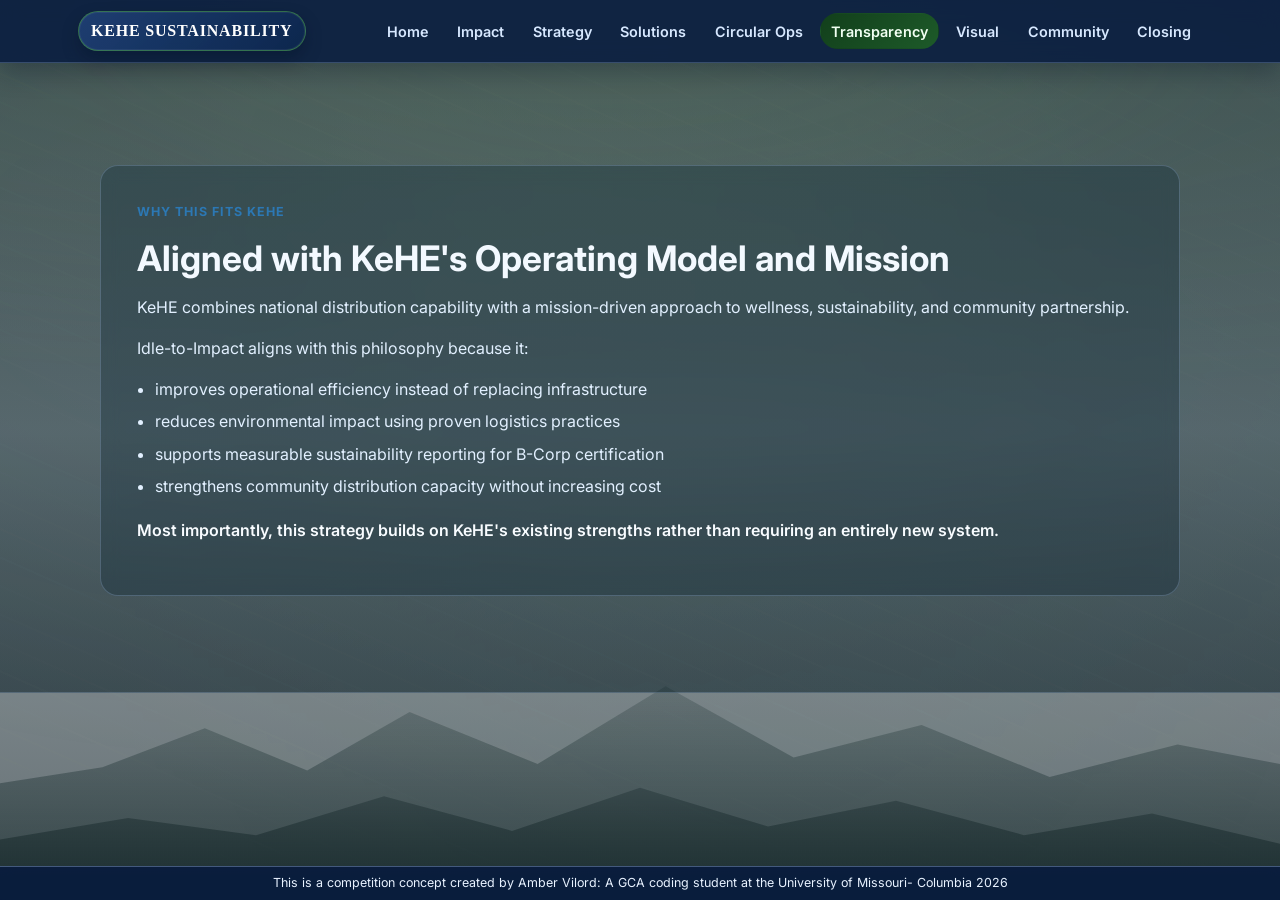
<file: transparency.html>
<!doctype html>
<html lang="en">
  <head>
    <meta charset="UTF-8" />
    <meta name="viewport" content="width=device-width, initial-scale=1.0" />
    <title>KeHE Sustainability | Transparency</title>
    <link rel="preconnect" href="https://fonts.googleapis.com" />
    <link rel="preconnect" href="https://fonts.gstatic.com" crossorigin />
    <link href="https://fonts.googleapis.com/css2?family=Inter:wght@400;500;600;700;800&display=swap" rel="stylesheet" />
    <link rel="stylesheet" href="styles.css" />
  </head>
  <body data-page="transparency">
    <header class="site-header">
      <div class="nav-wrap">
        <a href="https://www.kehe.com/about/sustainability/" class="brand" target="_blank" rel="noopener noreferrer">KeHE Sustainability</a>
        <nav class="top-nav" aria-label="Main navigation">
          <a href="index.html">Home</a>
          <a href="impact.html">Impact</a>
          <a href="strategy.html">Strategy</a>
          <a href="solutions.html">Solutions</a>
          <a href="circular.html">Circular Ops</a>
          <a class="active" href="transparency.html">Transparency</a>
          <a href="visual.html">Visual</a>
          <a href="community.html">Community</a>
          <a href="closing.html">Closing</a>
        </nav>
      </div>
    </header>

    <main>
      <section class="panel" id="transparency">
        <div class="panel-inner">
          <p class="eyebrow">Why This Fits KeHE</p>
          <h2>Aligned with KeHE's Operating Model and Mission</h2>
          <p>
            KeHE combines national distribution capability with a mission-driven approach to wellness, sustainability, and community
            partnership.
          </p>
          <p>Idle-to-Impact aligns with this philosophy because it:</p>
          <ul>
            <li>improves operational efficiency instead of replacing infrastructure</li>
            <li>reduces environmental impact using proven logistics practices</li>
            <li>supports measurable sustainability reporting for B-Corp certification</li>
            <li>strengthens community distribution capacity without increasing cost</li>
          </ul>
          <p class="punch">
            Most importantly, this strategy builds on KeHE's existing strengths rather than requiring an entirely new system.
          </p>
        </div>
      </section>
    </main>

    <script src="script.js"></script>
  </body>
</html>
</file>
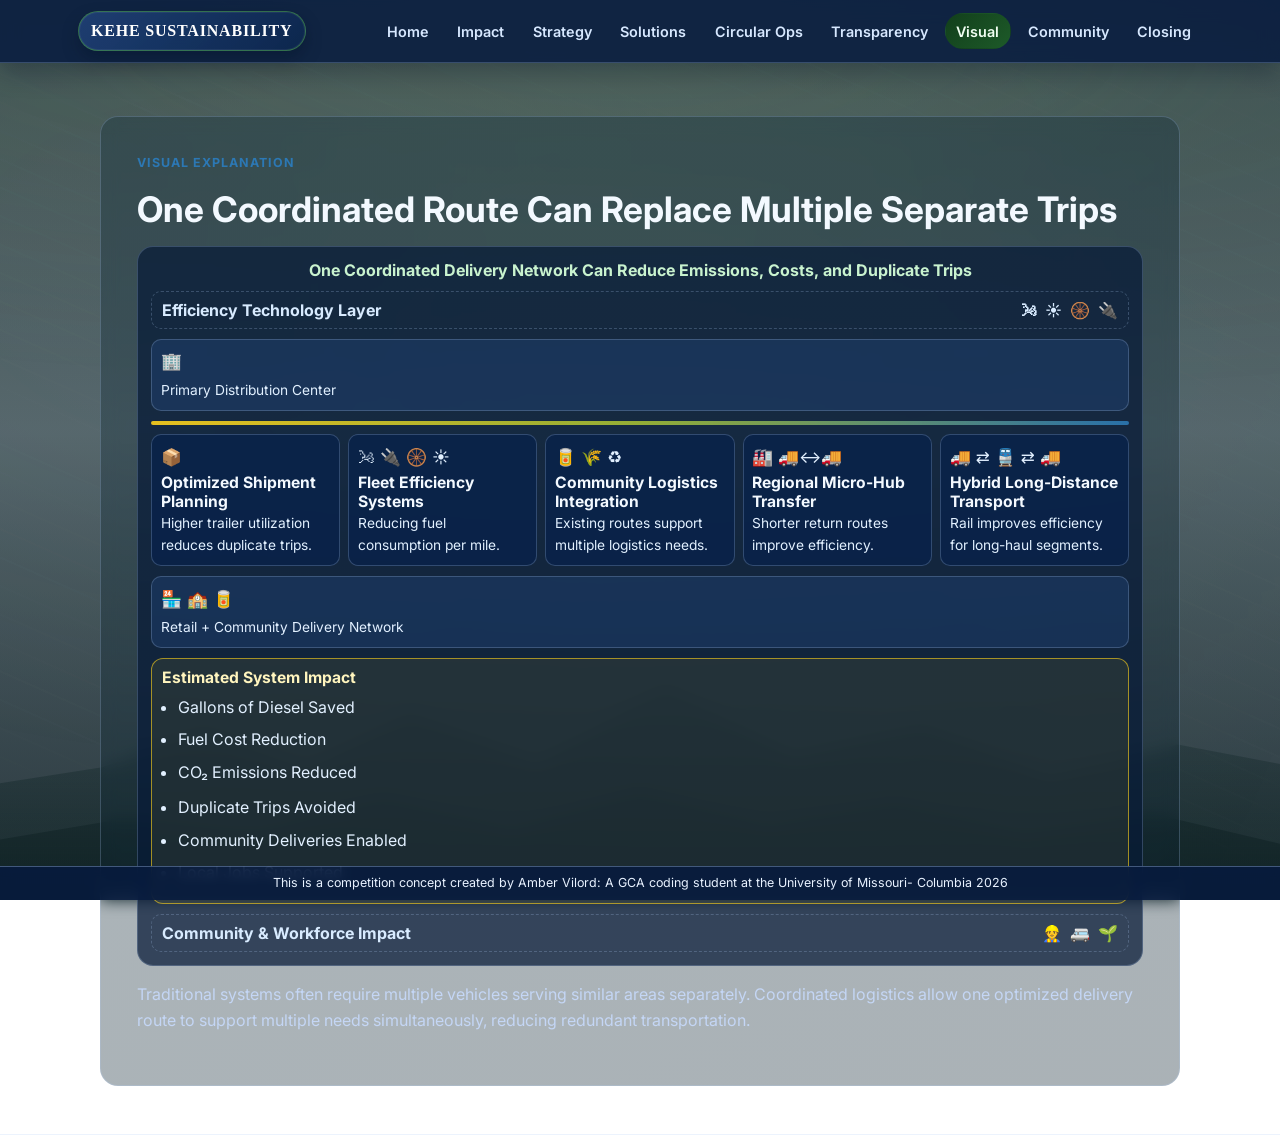
<file: visual.html>
<!doctype html>
<html lang="en">
  <head>
    <meta charset="UTF-8" />
    <meta name="viewport" content="width=device-width, initial-scale=1.0" />
    <title>KeHE Sustainability | Visual</title>
    <link rel="preconnect" href="https://fonts.googleapis.com" />
    <link rel="preconnect" href="https://fonts.gstatic.com" crossorigin />
    <link href="https://fonts.googleapis.com/css2?family=Inter:wght@400;500;600;700;800&display=swap" rel="stylesheet" />
    <link rel="stylesheet" href="styles.css" />
  </head>
  <body data-page="visual">
    <header class="site-header">
      <div class="nav-wrap">
        <a href="https://www.kehe.com/about/sustainability/" class="brand" target="_blank" rel="noopener noreferrer">KeHE Sustainability</a>
        <nav class="top-nav" aria-label="Main navigation">
          <a href="index.html">Home</a>
          <a href="impact.html">Impact</a>
          <a href="strategy.html">Strategy</a>
          <a href="solutions.html">Solutions</a>
          <a href="circular.html">Circular Ops</a>
          <a href="transparency.html">Transparency</a>
          <a class="active" href="visual.html">Visual</a>
          <a href="community.html">Community</a>
          <a href="closing.html">Closing</a>
        </nav>
      </div>
    </header>

    <main>
      <section class="panel" id="visual-explanation">
        <div class="panel-inner">
          <p class="eyebrow">Visual Explanation</p>
          <h2>One Coordinated Route Can Replace Multiple Separate Trips</h2>

          <figure class="ecosystem-diagram">
            <figcaption class="diagram-title">One Coordinated Delivery Network Can Reduce Emissions, Costs, and Duplicate Trips</figcaption>

            <div class="diagram-band top-band">
              <span>Efficiency Technology Layer</span>
              <div class="band-icons"><span>🌬</span><span>☀️</span><span>🛞</span><span>🔌</span></div>
            </div>

            <div class="diagram-flow">
              <div class="origin-block">
                <p class="icon">🏢</p>
                <p class="label">Primary Distribution Center</p>
              </div>

              <div class="flow-line" aria-hidden="true"></div>

              <div class="node-row">
                <article class="node">
                  <p class="icon">📦</p>
                  <h4>Optimized Shipment Planning</h4>
                  <p>Higher trailer utilization reduces duplicate trips.</p>
                </article>
                <article class="node">
                  <p class="icon">🌬 🔌 🛞 ☀️</p>
                  <h4>Fleet Efficiency Systems</h4>
                  <p>Reducing fuel consumption per mile.</p>
                </article>
                <article class="node">
                  <p class="icon">🥫 🌾 ♻️</p>
                  <h4>Community Logistics Integration</h4>
                  <p>Existing routes support multiple logistics needs.</p>
                </article>
                <article class="node">
                  <p class="icon">🏭 🚚↔️🚚</p>
                  <h4>Regional Micro-Hub Transfer</h4>
                  <p>Shorter return routes improve efficiency.</p>
                </article>
                <article class="node split-node">
                  <p class="icon">🚚 ⇄ 🚆 ⇄ 🚚</p>
                  <h4>Hybrid Long-Distance Transport</h4>
                  <p>Rail improves efficiency for long-haul segments.</p>
                </article>
              </div>

              <div class="destination-block">
                <p class="icon">🏪 🏫 🥫</p>
                <p class="label">Retail + Community Delivery Network</p>
              </div>

              <aside class="impact-panel">
                <h4>Estimated System Impact</h4>
                <ul>
                  <li>Gallons of Diesel Saved</li>
                  <li>Fuel Cost Reduction</li>
                  <li>CO₂ Emissions Reduced</li>
                </ul>
                <ul class="small">
                  <li>Duplicate Trips Avoided</li>
                  <li>Community Deliveries Enabled</li>
                  <li>Local Jobs Supported</li>
                </ul>
              </aside>
            </div>

            <div class="diagram-band bottom-band">
              <span>Community & Workforce Impact</span>
              <div class="band-icons"><span>👷</span><span>🚐</span><span>🌱</span></div>
            </div>
          </figure>

          <p class="caption">
            Traditional systems often require multiple vehicles serving similar areas separately. Coordinated logistics allow one
            optimized delivery route to support multiple needs simultaneously, reducing redundant transportation.
          </p>
        </div>
      </section>
    </main>

    <script src="script.js"></script>
  </body>
</html>
</file>
<file: styles.css>
:root {
  --bg: #071b3f;
  --panel: #214c8f;
  --panel-alt: #3060ac;
  --text: #f3f9ff;
  --muted: #c4d6f5;
  --accent: #b3ce33;
  --accent-2: #2c78b4;
  --warm: #1f5f2a;
  --forest-1: #123f1b;
  --forest-2: #1d5a29;
  --sun-1: #d4b126;
  --sun-2: #e6c94a;
  --sun-alpha-1: rgba(212, 177, 38, 0.28);
  --sun-alpha-2: rgba(230, 201, 74, 0.32);
  --line: rgba(174, 203, 244, 0.24);
}

* {
  box-sizing: border-box;
}

html,
body {
  margin: 0;
  padding: 0;
  font-family: Inter, system-ui, -apple-system, Segoe UI, Roboto, sans-serif;
  background:
    linear-gradient(180deg, rgba(8, 30, 34, 0.55) 0%, rgba(10, 34, 44, 0.45) 48%, rgba(7, 24, 31, 0.62) 100%),
    url("https://images.unsplash.com/photo-1470115636492-6d2b56f9146d?q=80&w=2070&auto=format&fit=crop&ixlib=rb-4.1.0&ixid=M3wxMjA3fDB8MHxwaG90by1wYWdlfHx8fGVufDB8fHx8fA%3D%3D");
  background-size: cover, cover;
  background-position: center center, center center;
  background-repeat: no-repeat, no-repeat;
  background-attachment: fixed, fixed;
  color: var(--text);
  scroll-behavior: smooth;
  overflow-x: hidden;
}

body {
  position: relative;
}

body::before {
  content: "";
  position: fixed;
  inset: 0;
  pointer-events: none;
  z-index: 0;
  opacity: 0.18;
  background:
    radial-gradient(ellipse at 20% 30%, rgba(210, 238, 176, 0.16) 0 18%, transparent 60%),
    radial-gradient(ellipse at 82% 26%, rgba(176, 220, 146, 0.14) 0 16%, transparent 58%),
    radial-gradient(ellipse at 58% 70%, rgba(117, 187, 155, 0.12) 0 17%, transparent 60%),
    repeating-linear-gradient(
      24deg,
      rgba(224, 245, 197, 0.04) 0px,
      rgba(224, 245, 197, 0.04) 2px,
      transparent 2px,
      transparent 26px
    );
  animation: patternDrift 44s linear infinite;
}

body::after {
  content: "";
  position: fixed;
  left: 0;
  bottom: 0;
  top: auto;
  width: 100vw;
  height: 36vh;
  pointer-events: none;
  z-index: 0;
  background: linear-gradient(180deg, rgba(33, 69, 61, 0) 0%, rgba(13, 35, 36, 0.56) 100%);
  clip-path: polygon(
    0% 100%,
    0% 64%,
    8% 59%,
    16% 47%,
    24% 60%,
    32% 42%,
    42% 58%,
    52% 34%,
    62% 56%,
    72% 46%,
    82% 62%,
    92% 52%,
    100% 58%,
    100% 100%
  );
  box-shadow: none;
  animation: none;
}

main::before {
  content: "";
  position: fixed;
  inset: -6% -4% auto -4%;
  height: 56vh;
  pointer-events: none;
  z-index: 0;
  background:
    radial-gradient(ellipse at 20% 16%, rgba(179, 226, 142, 0.2) 0%, rgba(179, 226, 142, 0) 60%),
    radial-gradient(ellipse at 80% 24%, rgba(145, 204, 130, 0.16) 0%, rgba(145, 204, 130, 0) 62%),
    radial-gradient(ellipse at 52% 10%, rgba(194, 232, 162, 0.14) 0%, rgba(194, 232, 162, 0) 58%);
  filter: blur(18px);
  opacity: 0.34;
  animation: auraSweep 30s ease-in-out infinite alternate;
}

main::after {
  content: "";
  position: fixed;
  left: 0;
  bottom: 0;
  top: auto;
  width: 100vw;
  height: 24vh;
  pointer-events: none;
  z-index: 0;
  background: linear-gradient(180deg, rgba(15, 41, 42, 0) 0%, rgba(8, 24, 27, 0.58) 100%);
  clip-path: polygon(
    0% 100%,
    0% 72%,
    10% 62%,
    20% 70%,
    30% 52%,
    40% 68%,
    50% 48%,
    60% 66%,
    70% 54%,
    80% 70%,
    90% 60%,
    100% 74%,
    100% 100%
  );
}

.site-header {
  position: sticky;
  top: 0;
  z-index: 1000;
  border-bottom: 1px solid var(--line);
  background: rgba(7, 27, 63, 0.86);
  backdrop-filter: blur(10px);
  box-shadow: 0 10px 24px rgba(3, 14, 34, 0.28);
}

.nav-wrap {
  width: min(1160px, 100%);
  margin: 0 auto;
  padding: 0.7rem 1.1rem;
  display: flex;
  align-items: center;
  justify-content: space-between;
  gap: 1rem;
}

.brand {
  color: #fefefe;
  text-decoration: none;
  font-family: "Palatino Linotype", Palatino, "Book Antiqua", Georgia, serif;
  font-weight: 700;
  white-space: nowrap;
  letter-spacing: 0.05em;
  padding: 0.38rem 0.78rem;
  border-radius: 999px;
  border: 1px solid rgba(68, 145, 74, 0.68);
  background: linear-gradient(135deg, rgba(48, 96, 172, 0.45), rgba(11, 40, 84, 0.65));
  box-shadow: inset 0 0 0 1px rgba(255, 255, 255, 0.06), 0 8px 16px rgba(4, 16, 38, 0.35);
  text-transform: uppercase;
}

.brand:hover {
  border-color: rgba(96, 172, 101, 0.92);
  background: linear-gradient(135deg, rgba(61, 113, 195, 0.58), rgba(14, 51, 98, 0.72));
}

.top-nav {
  display: flex;
  flex-wrap: wrap;
  justify-content: flex-end;
  gap: 0.35rem;
}

.top-nav a {
  color: #d7e8ff;
  text-decoration: none;
  font-size: 0.9rem;
  font-weight: 600;
  border: 1px solid transparent;
  border-radius: 999px;
  padding: 0.34rem 0.65rem;
}

.top-nav a:hover {
  border-color: var(--line);
  background: rgba(255, 255, 255, 0.06);
}

.top-nav a.active {
  color: #f1fff2;
  background: linear-gradient(135deg, var(--forest-1) 0%, var(--forest-2) 100%);
}

.top-nav a.active:hover {
  color: #ffffff;
  background: linear-gradient(135deg, var(--sun-alpha-1) 0%, var(--sun-alpha-2) 100%);
}

.competition-footer {
  position: fixed;
  left: 0;
  right: 0;
  bottom: 0;
  z-index: 25;
  margin: 0;
  font-size: 0.78rem;
  line-height: 1.35;
  color: #e8f2ff;
  background: rgba(7, 27, 63, 0.85);
  border-top: 1px solid rgba(174, 203, 244, 0.35);
  border-left: none;
  border-radius: 0;
  padding: 0.52rem 0.8rem;
  width: 100%;
  max-width: 100%;
  text-align: center;
  backdrop-filter: blur(6px);
}

@keyframes routeFloat {
  0%,
  100% {
    transform: translateY(0) scale(1);
    opacity: 0.3;
  }
  50% {
    transform: translateY(-12px) scale(1.03);
    opacity: 0.42;
  }
}

@keyframes bgDrift {
  0% {
    background-position: 50% 0%, 100% 12%, 0% 18%, 50% 100%, 50% 50%;
  }
  100% {
    background-position: 50% 8%, 90% 20%, 10% 10%, 50% 92%, 50% 50%;
  }
}

@keyframes patternDrift {
  0% {
    transform: translate3d(0, 0, 0) scale(1);
  }
  50% {
    transform: translate3d(-6px, -8px, 0) scale(1.02);
  }
  100% {
    transform: translate3d(8px, 5px, 0) scale(1);
  }
}

@keyframes auraSweep {
  0% {
    transform: translate3d(-1%, -1%, 0) scale(1);
  }
  50% {
    transform: translate3d(1.5%, 1%, 0) scale(1.03);
  }
  100% {
    transform: translate3d(-0.5%, 2%, 0) scale(1.01);
  }
}

@media (prefers-reduced-motion: reduce) {
  html,
  body,
  body::before,
  body::after,
  main::before {
    animation: none !important;
  }
}

.panel {
  min-height: 70vh;
  padding: 3.3rem 1.2rem 3rem;
  border-bottom: 1px solid var(--line);
  display: grid;
  place-items: center;
  position: relative;
  z-index: 1;
}

.panel-inner {
  width: min(1080px, 100%);
  background: linear-gradient(160deg, rgba(17, 45, 58, 0.35), rgba(12, 34, 47, 0.35));
  border: 1px solid var(--line);
  border-radius: 18px;
  padding: clamp(1.2rem, 3vw, 2.25rem);
  backdrop-filter: blur(8px);
}

.hero {
  min-height: 88vh;
}

.hero-inner {
  background: linear-gradient(145deg, rgba(22, 61, 75, 0.35), rgba(12, 43, 56, 0.35));
}

.eyebrow {
  color: var(--accent-2);
  letter-spacing: 0.08em;
  text-transform: uppercase;
  font-size: 0.78rem;
  font-weight: 700;
  margin: 0 0 0.9rem;
}

h1,
h2,
h3,
h4 {
  margin: 0;
  line-height: 1.2;
}

h1 {
  font-size: clamp(2rem, 6vw, 3.3rem);
  max-width: 20ch;
  margin-bottom: 1.2rem;
}

h2 {
  font-size: clamp(1.5rem, 4vw, 2.2rem);
  margin-bottom: 1rem;
}

h3 {
  font-size: 1.16rem;
}

h4 {
  font-size: 0.98rem;
}

p,
li,
a,
button {
  font-size: 1rem;
  line-height: 1.62;
}

p {
  color: #e2f0ff;
  margin: 0 0 0.95rem;
}

ul {
  margin: 0.5rem 0 1.1rem 1.15rem;
  padding: 0;
  color: #e2f0ff;
}

li {
  margin-bottom: 0.4rem;
}

.punch {
  color: #f8fcff;
  font-weight: 600;
}

.caption {
  color: var(--muted);
  margin-top: 1rem;
}

.note {
  color: #d8ebff;
  border-top: 1px dashed var(--line);
  padding-top: 0.75rem;
  margin-top: 0.8rem;
}

.hero-actions {
  display: flex;
  flex-wrap: wrap;
  gap: 0.7rem;
  margin-top: 1rem;
}

.btn-primary,
.btn-secondary,
.tab-btn {
  border-radius: 999px;
  padding: 0.7rem 1.1rem;
  font-weight: 700;
  text-decoration: none;
  cursor: pointer;
  border: none;
}

.btn-primary {
  background: linear-gradient(135deg, var(--forest-1) 0%, var(--forest-2) 100%);
  color: #f1fff2;
  box-shadow: 0 8px 18px rgba(9, 27, 63, 0.42);
}

.btn-primary:hover {
  background: linear-gradient(135deg, var(--sun-alpha-1) 0%, var(--sun-alpha-2) 100%);
  color: #ffffff;
}

.btn-secondary {
  background: rgba(31, 95, 42, 0.18);
  color: var(--text);
  border: 1px solid rgba(55, 132, 66, 0.72);
}

.btn-secondary:hover {
  background: rgba(212, 177, 38, 0.24);
  border-color: rgba(230, 201, 74, 0.75);
  color: #f8fbff;
}

.metrics-grid {
  display: grid;
  gap: 0.85rem;
}

.metrics-primary {
  grid-template-columns: repeat(auto-fit, minmax(220px, 1fr));
}

.metrics-secondary {
  margin-top: 0.75rem;
  grid-template-columns: repeat(auto-fit, minmax(200px, 1fr));
}

.metric-card {
  border: 1px solid var(--line);
  border-radius: 14px;
  padding: 0.9rem;
  background: rgba(8, 32, 41, 0.35);
}

.metric-large {
  min-height: 146px;
}

.metric-small {
  min-height: 120px;
}

.metric-label {
  margin: 0;
  color: #cae3ff;
  font-size: 0.92rem;
}

.metric-value {
  margin: 0.45rem 0 0;
  font-size: clamp(1.2rem, 2.8vw, 1.9rem);
  font-weight: 800;
  color: #b9efc2;
}

.assumption-line {
  margin: 0.7rem 0 0;
  color: #b4c4db;
  font-size: 0.86rem;
}

.simulator-block {
  margin-top: 1.2rem;
  border-top: 1px dashed var(--line);
  padding-top: 1rem;
}

.simulator-subtitle {
  margin-top: -0.2rem;
  color: #d8ebff;
  font-weight: 600;
}

.benchmark-label {
  display: inline-block;
  margin: 0.3rem 0 0.8rem;
  padding: 0.2rem 0.55rem;
  border-radius: 999px;
  border: 1px solid rgba(174, 203, 244, 0.35);
  background: rgba(8, 32, 41, 0.35);
  color: #b4c4db;
  font-size: 0.76rem;
  letter-spacing: 0.02em;
}

.sim-grid {
  display: grid;
  grid-template-columns: repeat(auto-fit, minmax(240px, 1fr));
  gap: 0.75rem;
}

.sim-field {
  border: 1px solid var(--line);
  border-radius: 12px;
  padding: 0.65rem;
  background: rgba(8, 32, 41, 0.35);
}

.sim-field span {
  display: block;
  color: #d8ebff;
  font-size: 0.87rem;
  margin-bottom: 0.2rem;
}

.sim-field input[type="range"] {
  width: 100%;
  accent-color: var(--forest-1);
}

.sim-field strong {
  display: block;
  color: #b9efc2;
  margin-top: 0.15rem;
  font-size: 0.92rem;
}

.sim-toggles {
  margin-top: 0.7rem;
  display: flex;
  flex-wrap: wrap;
  gap: 0.8rem;
}

.sim-toggles label {
  display: inline-flex;
  align-items: center;
  gap: 0.45rem;
  border: 1px solid var(--line);
  border-radius: 999px;
  padding: 0.35rem 0.65rem;
  background: rgba(8, 32, 41, 0.35);
  color: #e2f0ff;
}

.sim-outputs {
  margin-top: 0.75rem;
  display: grid;
  grid-template-columns: repeat(auto-fit, minmax(210px, 1fr));
  gap: 0.65rem;
}

.sim-outputs article {
  border: 1px solid rgba(55, 132, 66, 0.66);
  border-radius: 12px;
  padding: 0.65rem;
  background: rgba(8, 32, 41, 0.35);
}

.sim-outputs p {
  margin: 0;
  color: #d8ebff;
  font-size: 0.86rem;
}

.sim-outputs strong {
  display: block;
  margin-top: 0.25rem;
  color: #b9efc2;
  font-size: 1.15rem;
}

.methodology {
  margin-top: 0.85rem;
  border-top: 1px dashed var(--line);
  padding-top: 0.7rem;
}

.methodology h4 {
  margin-bottom: 0.35rem;
}

.pillars {
  display: grid;
  grid-template-columns: repeat(auto-fit, minmax(220px, 1fr));
  gap: 0.8rem;
  margin-top: 0.8rem;
}

.pillar {
  border: 1px solid var(--line);
  border-radius: 12px;
  padding: 0.85rem;
  background: rgba(8, 32, 41, 0.35);
}

.tabs {
  display: flex;
  flex-wrap: wrap;
  gap: 0.5rem;
  margin-bottom: 0.9rem;
}

.tab-btn {
  background: rgba(8, 32, 41, 0.35);
  color: #dceeff;
  border: 1px solid var(--line);
}

.tab-btn.active {
  background: linear-gradient(135deg, var(--forest-1) 0%, var(--forest-2) 100%);
  color: #f1fff2;
  border-color: rgba(67, 146, 78, 0.92);
}

.tab-btn.active:hover {
  background: linear-gradient(135deg, var(--sun-alpha-1) 0%, var(--sun-alpha-2) 100%);
  color: #ffffff;
  border-color: rgba(230, 201, 74, 0.86);
}

.dpaas-anim {
  max-width: 980px;
  margin: 24px auto;
  padding: 18px;
  background: rgba(255, 255, 255, 0.9);
  border: 1px solid #e6edf5;
  border-radius: 16px;
  box-shadow: 0 10px 24px rgba(15, 23, 42, 0.2);
}

.dpaas-anim .hud {
  display: flex;
  gap: 12px;
  align-items: center;
  justify-content: space-between;
  flex-wrap: wrap;
}

.dpaas-anim .badge {
  font-size: 14px;
  color: #0f172a;
  background: #f6f8fb;
  border: 1px solid #e6edf5;
  padding: 10px 12px;
  border-radius: 999px;
}

.dpaas-anim .btn {
  padding: 10px 12px;
  border-radius: 999px;
  border: 1px solid #d6dee8;
  background: #0b6e6b;
  color: #fff;
  cursor: pointer;
  font-weight: 600;
}

.dpaas-anim .btn:hover {
  filter: brightness(1.02);
}

.dpaas-anim .road {
  position: relative;
  margin-top: 14px;
  height: 220px;
  background: linear-gradient(#0f172a, #111827);
  border-radius: 14px;
  overflow: hidden;
}

.dpaas-anim .lane {
  position: absolute;
  left: 0;
  right: 0;
  top: 78px;
  height: 2px;
  background: repeating-linear-gradient(90deg, rgba(255, 255, 255, 0.55) 0 18px, rgba(255, 255, 255, 0) 18px 42px);
  opacity: 0.7;
  animation: roadMove 1.2s linear infinite;
}

.dpaas-anim .lane2 {
  top: 142px;
  opacity: 0.45;
  animation-duration: 1.5s;
}

@keyframes roadMove {
  from {
    background-position: 0 0;
  }
  to {
    background-position: -120px 0;
  }
}

.dpaas-anim .truck {
  position: absolute;
  width: 76px;
  height: 36px;
  border-radius: 10px;
  background: linear-gradient(135deg, #22c55e, #0b6e6b);
  box-shadow: 0 10px 20px rgba(0, 0, 0, 0.25);
  top: 52px;
  animation: drive 6.2s linear infinite;
}

.dpaas-anim .truck::before {
  content: "";
  position: absolute;
  right: -16px;
  top: 8px;
  width: 18px;
  height: 20px;
  border-radius: 6px;
  background: rgba(255, 255, 255, 0.12);
  border: 1px solid rgba(255, 255, 255, 0.18);
}

.dpaas-anim .truck::after {
  content: "";
  position: absolute;
  left: 10px;
  bottom: -8px;
  width: 56px;
  height: 10px;
  background:
    radial-gradient(circle at 12px 5px, #0b1220 0 6px, transparent 7px),
    radial-gradient(circle at 44px 5px, #0b1220 0 6px, transparent 7px);
}

.dpaas-anim .lead {
  top: 48px;
  animation-delay: 0s;
}

.dpaas-anim .mid {
  top: 112px;
  animation-delay: -2.1s;
}

.dpaas-anim .tail {
  top: 112px;
  animation-delay: -4.2s;
  opacity: 0.95;
}

@keyframes drive {
  from {
    transform: translateX(-120px);
  }
  to {
    transform: translateX(calc(100% + 140px));
  }
}

.dpaas-anim.platoon .mid,
.dpaas-anim.platoon .tail {
  top: 48px;
  transition: top 450ms ease;
}

.dpaas-anim .mid,
.dpaas-anim .tail {
  transition: top 450ms ease;
}

.dpaas-anim.platoon .mid {
  animation-duration: 6.2s;
  filter: brightness(1.02);
}

.dpaas-anim.platoon .tail {
  animation-duration: 6.2s;
  filter: brightness(0.98);
}

.dpaas-anim .wind {
  position: absolute;
  left: 0;
  top: 0;
  right: 0;
  bottom: 0;
  pointer-events: none;
  opacity: 0;
  transition: opacity 400ms ease;
  background:
    radial-gradient(100px 60px at 30% 36%, rgba(34, 197, 94, 0.22), transparent 60%),
    radial-gradient(120px 70px at 38% 36%, rgba(11, 110, 107, 0.16), transparent 60%),
    radial-gradient(120px 70px at 46% 36%, rgba(255, 255, 255, 0.1), transparent 65%);
}

.dpaas-anim.platoon .wind {
  opacity: 1;
}

.tab-panels {
  border: 1px solid var(--line);
  border-radius: 14px;
  background: rgba(9, 33, 71, 0.72);
}

.tab-panel {
  padding: 1rem;
}

.takeaway {
  color: #efffc8;
  border-left: 3px solid var(--accent);
  padding-left: 0.7rem;
  margin-top: 1rem;
  font-weight: 600;
}

.ecosystem-diagram {
  margin: 0.7rem 0 0;
  border: 1px solid var(--line);
  border-radius: 16px;
  padding: 0.8rem;
  background: rgba(8, 27, 56, 0.72);
}

.diagram-title {
  text-align: center;
  color: #c9f3cf;
  font-weight: 700;
  margin-bottom: 0.7rem;
}

.diagram-band {
  display: flex;
  align-items: center;
  justify-content: space-between;
  border: 1px dashed var(--line);
  border-radius: 10px;
  padding: 0.5rem 0.65rem;
  margin-bottom: 0.6rem;
}

.diagram-band span {
  font-weight: 700;
  color: #d8ebff;
}

.band-icons {
  display: flex;
  gap: 0.5rem;
}

.diagram-flow {
  display: grid;
  gap: 0.6rem;
}

.origin-block,
.destination-block {
  border: 1px solid var(--line);
  border-radius: 10px;
  padding: 0.55rem;
  background: rgba(48, 96, 172, 0.22);
}

.flow-line {
  height: 4px;
  border-radius: 4px;
  background: linear-gradient(90deg, rgba(252, 208, 28, 0.9), rgba(179, 206, 51, 0.8), rgba(44, 120, 180, 0.9));
}

.node-row {
  display: grid;
  grid-template-columns: repeat(auto-fit, minmax(160px, 1fr));
  gap: 0.5rem;
}

.node {
  border: 1px solid var(--line);
  border-radius: 10px;
  padding: 0.55rem;
  background: rgba(10, 35, 74, 0.84);
}

.node .icon,
.origin-block .icon,
.destination-block .icon {
  margin: 0 0 0.2rem;
  font-size: 1.05rem;
}

.node p,
.origin-block .label,
.destination-block .label {
  margin: 0;
  font-size: 0.86rem;
}

.impact-panel {
  border: 1px solid rgba(252, 208, 28, 0.6);
  border-radius: 12px;
  padding: 0.65rem;
  background: rgba(252, 208, 28, 0.08);
}

.impact-panel h4 {
  margin-bottom: 0.45rem;
  color: #fff5be;
}

.impact-panel ul {
  margin: 0.25rem 0 0.6rem 1rem;
}

.impact-panel ul.small {
  margin-bottom: 0;
}

.bottom-band {
  margin-top: 0.65rem;
  margin-bottom: 0;
}

@media (max-width: 760px) {
  .nav-wrap {
    align-items: flex-start;
    flex-direction: column;
  }

  .top-nav {
    justify-content: flex-start;
  }

  .panel {
    min-height: auto;
    padding-top: 2.4rem;
  }

  .competition-footer {
    left: 8px;
    bottom: 8px;
    font-size: 0.68rem;
  }

  .tabs {
    flex-direction: column;
  }

  .tab-btn {
    width: 100%;
    text-align: left;
  }
}
</file>
